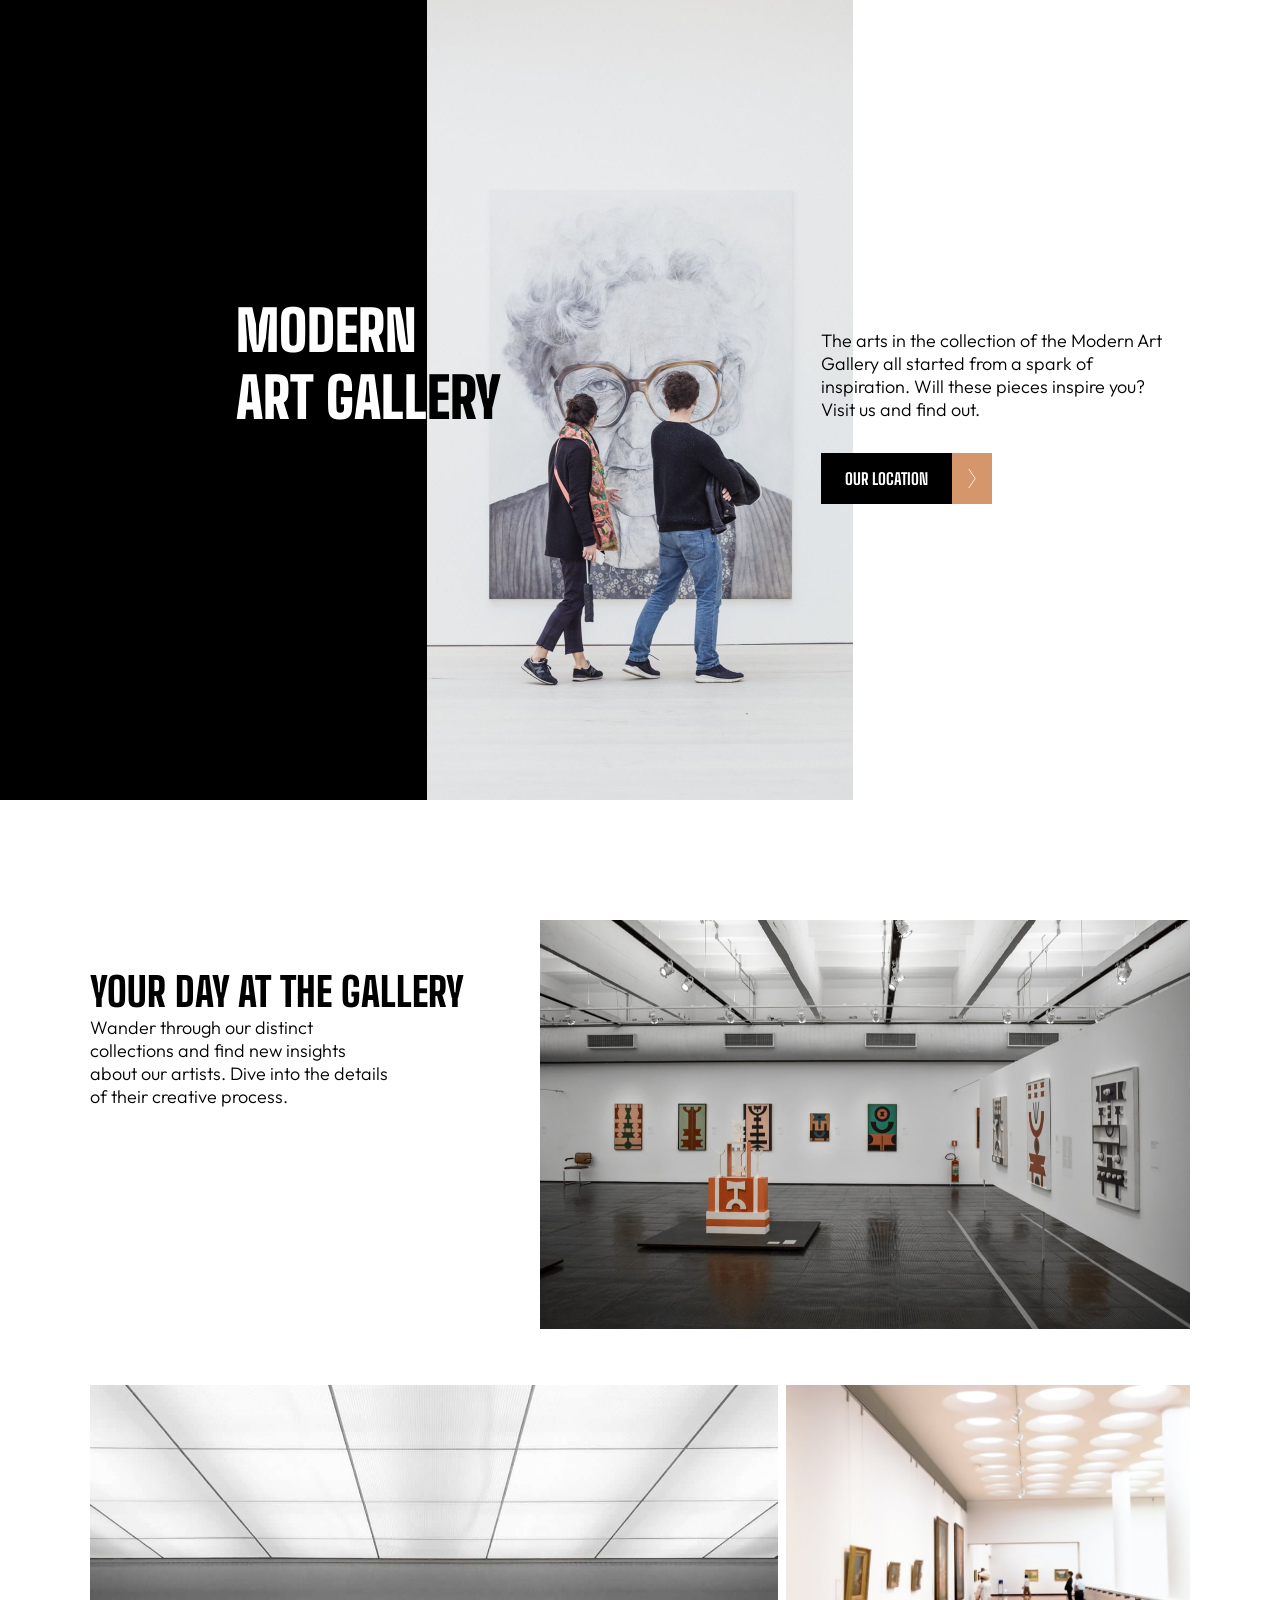
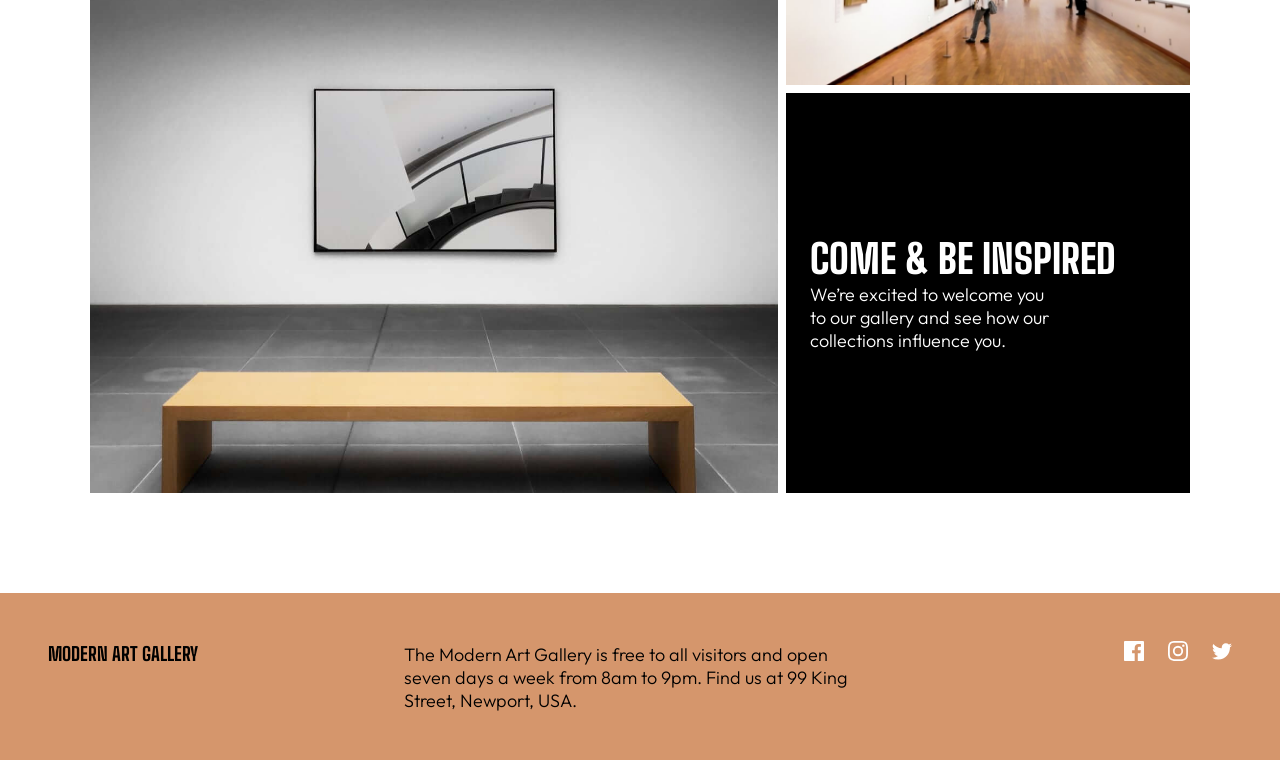
<file: index.html>
<!doctype html>
<html lang="en">
  <head>
    <meta charset="UTF-8" />
    <meta name="viewport" content="width=device-width, initial-scale=1.0" />

    <link
      rel="icon"
      type="image/png"
      sizes="32x32"
      href="./assets/favicon-32x32.png"
    />
    <link rel="stylesheet" href="styles-main.css" />
    <link rel="preconnect" href="https://fonts.googleapis.com" />
    <link rel="preconnect" href="https://fonts.gstatic.com" crossorigin />
    <link
      href="https://fonts.googleapis.com/css2?family=Big+Shoulders:opsz,wght@10..72,100..900&family=Outfit:wght@100..900&display=swap"
      rel="stylesheet"
    />

    <title>Pietro | Art gallery website</title>
  </head>
  <body>
    <section class="hero">
      <div class="hero__blk-rectangle--desktop"></div>
      <img
        src="assets/mobile/image-hero@2x.jpg"
        alt="two people looking at art"
        class="hero__image--mobile"
      />
      <img
        src="assets/tablet/image-hero@2x.jpg"
        alt=""
        class="hero__image--tablet"
      />
      <img
        src="assets/desktop/image-hero@2x.jpg"
        alt=""
        class="hero__image--desktop"
      />
      <div class="hero__content">
        <h1 class="hero__title">
          Modern <br />Art Gall<span class="hero__title--black">ery</span>
        </h1>
        <p class="hero__text">
          The arts in the collection of the Modern Art Gallery all started from
          a spark of inspiration. Will these pieces inspire you? Visit us and
          find out.
        </p>
        <div class="hero__button">
          <a href="location.html" class="button hero__link">Our Location</a>
          <a href="location.html">
            <img
              src="assets/icon-arrow-right.svg"
              alt="arrow right"
              class="hero__button--icon-right"
            />
          </a>
        </div>
      </div>
    </section>
    <section class="gallery">
      <div class="gallery__flex">
        <img
          src="assets/mobile/image-grid-1@2x.jpg"
          alt="art-gallery"
          class="gallery__image--mobile"
        />
        <img
          src="assets/tablet/image-grid-1@2x.jpg"
          alt="art-gallery"
          class="gallery__image--tablet"
        />
        <img
          src="assets/desktop/image-grid-1@2x.jpg"
          alt="art-gallery"
          class="gallery__image--desktop"
        />

        <div class="gallery__content">
          <h2 class="gallery__title">Your Day At The Gallery</h2>
          <p class="gallery__text">
            Wander through our distinct collections and find new insights about
            our artists. Dive into the details of their creative process.
          </p>
        </div>
      </div>
      <div class="gallery__grid">
        <div class="grid">
          <img
            src="assets/mobile/image-grid-2@2x.jpg"
            alt="bench and art picture"
            class="item grid__img1--mobile"
          />
          <img
            src="assets/tablet/image-grid-2@2x.jpg"
            alt="bench and art picture"
            class="item grid__img1--tablet"
          />
          <img
            src="assets/desktop/image-grid-2@2x.jpg"
            alt="bench and art picture"
            class="item grid__img1--desktop"
          />

          <img
            src="assets/mobile/image-grid-3@2x.jpg"
            alt="people looking at art"
            class="item grid__img2--mobile"
          />
          <img
            src="assets/tablet/image-grid-3@2x.jpg"
            alt="people looking at art"
            class="item grid__img2--tablet"
          />
          <img
            src="assets/desktop/image-grid-3@2x.jpg"
            alt="people looking at art"
            class="item grid__img2--desktop"
          />
          <div class="grid__content">
            <h2 class="gallery__title gallery__title--white">
              Come & Be Inspired
            </h2>
            <p class="gallery__text gallery__text--white">
              We’re excited to welcome you to our gallery and see how our
              collections influence you.
            </p>
          </div>
        </div>
      </div>
    </section>
    <footer>
      <div class="footer__flex">
        <h3 class="footer__title">Modern Art Gallery</h3>
        <p class="footer__text">
          The Modern Art Gallery is free to all visitors and open seven days a
          week from 8am to 9pm. Find us at 99 King Street, Newport, USA.
        </p>
        <div class="footer__icons">
          <img src="assets/icon-facebook.svg" alt="facebook" />
          <img src="assets/icon-instagram.svg" alt="instagram" />
          <img src="assets/icon-twitter.svg" alt="twitter" />
        </div>
      </div>
    </footer>
  </body>
</html>
</file>
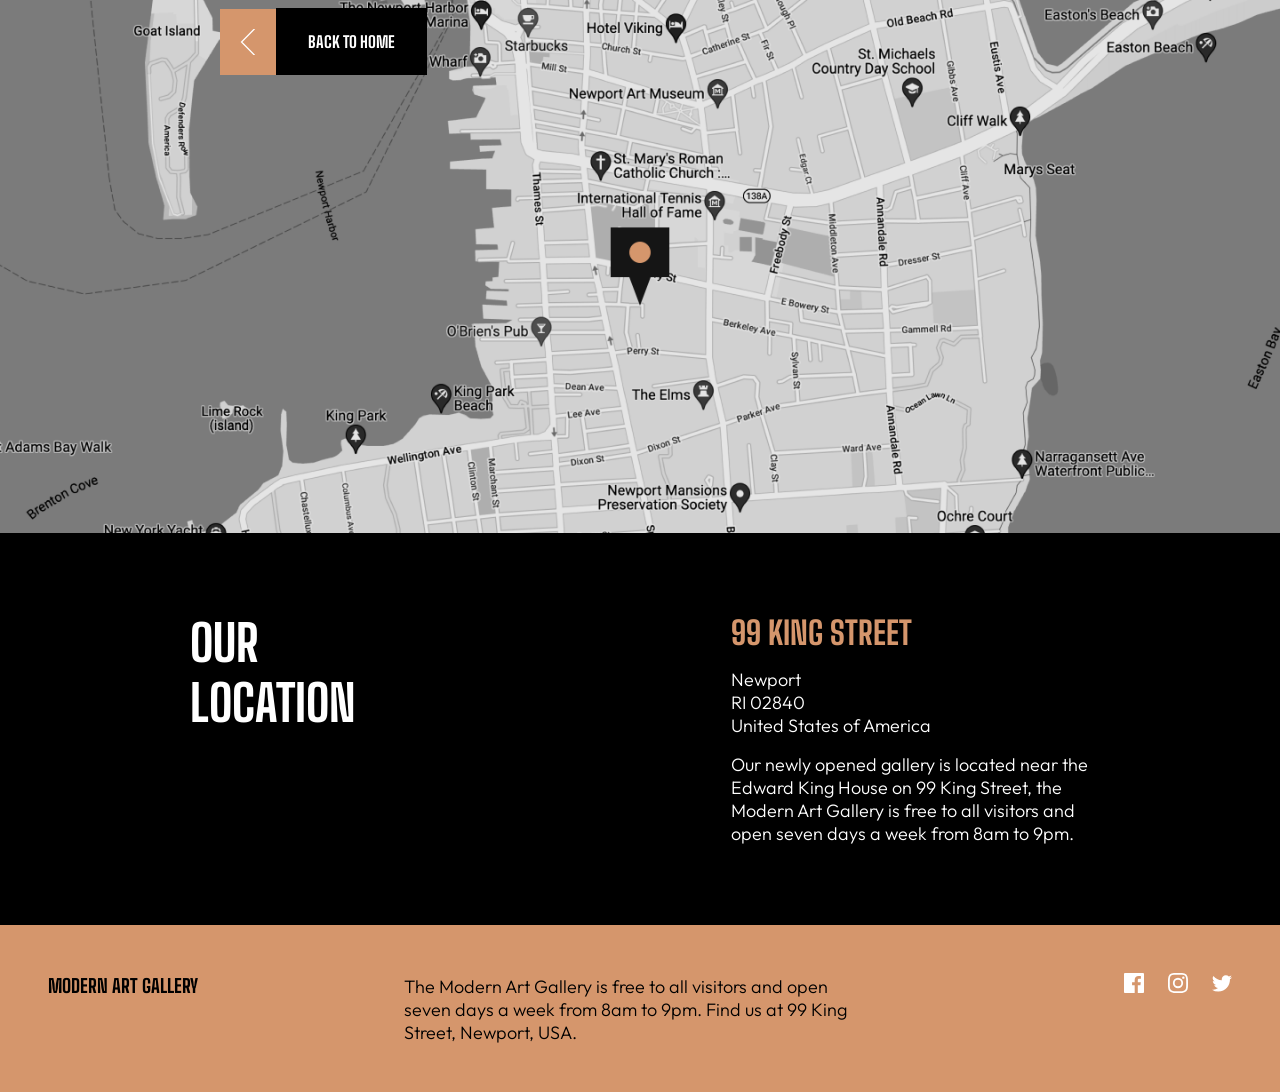
<file: location.html>
<!doctype html>
<html lang="en">
  <head>
    <meta charset="UTF-8" />
    <meta name="viewport" content="width=device-width, initial-scale=1.0" />

    <link
      rel="icon"
      type="image/png"
      sizes="32x32"
      href="./assets/favicon-32x32.png"
    />
    <link rel="stylesheet" href="styles-main.css" />
    <link rel="preconnect" href="https://fonts.googleapis.com" />
    <link rel="preconnect" href="https://fonts.gstatic.com" crossorigin />
    <link
      href="https://fonts.googleapis.com/css2?family=Big+Shoulders:opsz,wght@10..72,100..900&family=Outfit:wght@100..900&display=swap"
      rel="stylesheet"
    />

    <title>Pietro | Art gallery website</title>
  </head>
  <body>
    <section class="map">
      <div class="map__button">
        <a href="index.html"
          ><img
            src="assets/icon-arrow-left.svg"
            alt="icon left"
            class="map__button--icon-left" /></a
        ><a href="index.html" class="button map__link">Back to Home</a>
      </div>
      <img
        src="assets/mobile/image-map@2x.png"
        alt="map"
        class="map__image--mobile"
      />
      <img
        src="assets/tablet/image-map@2x.png"
        alt="map"
        class="map__image--tablet"
      />
      <img
        src="assets/desktop/image-map@2x.png"
        alt="map"
        class="map__image--desktop"
      />
    </section>
    <section class="location">
      <h1 class="location__title">Our Location</h1>
      <div class="location__content">
        <p class="location__address-title">99 King Street</p>
        <p class="location__text">Newport</p>
        <p class="location__text">RI 02840</p>
        <p class="location__text">United States of America</p>
        <p class="location__text">
          Our newly opened gallery is located near the Edward King House on 99
          King Street, the Modern Art Gallery is free to all visitors and open
          seven days a week from 8am to 9pm.
        </p>
      </div>
    </section>
    <footer>
      <div class="footer__flex">
        <h3 class="footer__title">Modern Art Gallery</h3>
        <p class="footer__text">
          The Modern Art Gallery is free to all visitors and open seven days a
          week from 8am to 9pm. Find us at 99 King Street, Newport, USA.
        </p>
        <div class="footer__icons">
          <img src="assets/icon-facebook.svg" alt="facebook" />
          <img src="assets/icon-instagram.svg" alt="instagram" />
          <img src="assets/icon-twitter.svg" alt="twitter" />
        </div>
      </div>
    </footer>
  </body>
</html>
</file>
<file: styles-main.css>
* {
  box-sizing: border-box;
  margin: 0px;
  padding: 0px;
}

img {
  max-width: 100%;
}

[class*="tablet"],
[class*="desktop"] {
  display: none;
}
/********** Fonts **********/
:root {
  --font-fam-heading: "Big Shoulders", sans-serif;
  --font-fam-text: "Outfit", sans-serif;
}

[class*="title"],
a {
  font-family: var(--font-fam-heading);
  text-transform: uppercase;
}

[class*="text"] {
  font-family: var(--font-fam-text);
  font-weight: 300;
  font-size: 18px;
}

.hero__title {
  font-size: 56px;
  font-weight: 900;
  margin-block: 32px;
}

.gallery__title {
  font-size: 40px;
  font-weight: 800;
}

[class*="gallery__image"] {
  margin-bottom: 24px;
}

/********** Main CSS **********/

.hero__content {
  margin-bottom: 100px;
}

.hero__text {
  margin-block: 32px;
}

.hero__content,
.gallery {
  width: 90%;
  margin-inline: auto;
  /* border: 2px solid blue; */
}

.hero__button {
  display: inline-flex;
  width: fit-content;
  align-items: center;
}

.hero__link {
  background-color: black;
  padding: 16px 24px;
  text-decoration: none;
  color: white;
  text-transform: uppercase;
  letter-spacing: 30%;
  font-weight: 700;
}

.hero__button--icon-right {
  display: flex;
  align-self: center;
  background-color: #d5966c;
  height: 51px;
  padding: 16px;
}

.gallery {
  overflow: hidden;
}

.gallery__flex {
  margin-bottom: 32px;
}

.gallery__grid {
  margin-bottom: 100px;
}

.item {
  margin-bottom: 16px;
}

.grid__content {
  background-color: black;
  padding: 40px 24px;
}

.gallery__title--white,
.gallery__text--white {
  color: white;
}

footer {
  background-color: black;
  color: white;
  padding: 48px;
}

.footer__text {
  margin-block: 40px;
}

.footer__icons {
  display: flex;
  gap: 24px;
}

@media (min-width: 700px) {
  [class*="mobile"] {
    display: none;
  }

  [class*="tablet"] {
    display: block;
  }

  .hero {
    display: grid;
    grid-template-columns: 50% 1fr;
    margin-bottom: 120px;
  }

  .hero__image--tablet {
    max-height: 700px;
  }

  .hero__content {
    transform: translateX(-56px);
  }

  .gallery__flex {
    display: flex;
    gap: 24px;
  }

  .gallery__image--tablet {
    max-width: 400px;
    order: 2;
  }

  .gallery__content {
    order: 1;
    margin-top: 48px;
  }

  .grid {
    display: grid;
    grid-template-columns: 1.7fr 1fr;
    grid-template-rows: 300px 400px;
    gap: 8px;
  }

  .item {
    margin-bottom: 0px;
  }

  .grid__img1--tablet {
    grid-row: 1 / 3;
  }

  .grid__img1--tablet,
  .grid__img2--tablet {
    width: 100%;
    height: 100%;
    object-fit: cover;
    display: block;
  }

  .grid__content {
    grid-column: 2 / 3;
    align-content: center;
  }

  .footer__flex {
    display: flex;
    align-items: baseline;
    gap: 24px;
  }

  .footer__text {
    width: 50%;
  }

  .footer__icons {
    display: flex;
    align-items: center;
    margin-left: 40px;
  }

  .footer__text {
    margin-block: 0px;
  }
}

@media (min-width: 1200px) {
  [class*="mobile"],
  [class*="tablet"] {
    display: none;
  }

  [class*="desktop"] {
    display: block;
  }

  .hero {
    display: grid;
    grid-template-columns: repeat(3, 1fr);
    grid-template-rows: 800px;
    position: relative;
  }

  .hero__blk-rectangle--desktop {
    max-width: 100%;
    max-height: 100%;
    background-color: black;
    grid-column: 1 / 2;
    grid-row: 1 / 2;
  }

  .hero__image--desktop {
    grid-column: 2 / 3;
    grid-row: 1 / 2;
    height: 100%;
    object-fit: cover;
  }

  .hero__content {
    transform: none;
    grid-column: 1 / -1;
    grid-row: 1 / 2;
    z-index: 2;
    width: 100%;
    margin: 0;
    margin-bottom: 0;
    align-self: center;
    display: grid;
    grid-template-columns: repeat(3, 1fr);
  }

  .hero__title {
    color: white;
    grid-column: 1 / 2;
    justify-self: end;
    transform: translateX(28%);
    margin: 0;
  }

  .hero__title--black {
    color: black;
  }

  .hero__text {
    grid-column: 3 / -1;
    transform: translateX(-32px);
  }

  .hero__button {
    grid-column: 3 / -1;
    transform: translateX(-32px);
  }

  .hero__text,
  .hero__button {
    max-width: 350px;
  }

  .gallery {
    max-width: 1100px;
  }

  .grid__img1--desktop,
  .grid__img2--desktop {
    width: 100%;
    height: 100%;
    object-fit: cover;
    display: block;
  }

  .grid__img1--desktop {
    grid-row: 1 / 3;
  }

  .gallery__image--desktop {
    max-width: 650px;
    order: 2;
  }

  .gallery__content {
    order: 1;
    margin-top: 48px;
  }

  .gallery__text {
    width: 70%;
  }

  .footer__flex {
    justify-content: space-between;
  }

  .footer__text {
    width: 40%;
  }
}

/* ========== Location Page ========== */

.map {
  display: grid;
  grid-template-columns: 1fr;
  grid-template-rows: minmax(450px, max-content);
}

.map__button {
  display: inline-flex;
  width: fit-content;
  align-items: center;
  grid-row: 1 / 2;
  grid-column: 1 / 2;
  z-index: 1;
  align-self: start;
  margin-top: 8px;
  margin-left: 8px;
}

.map__button--icon-left {
  background-color: #d5966c;
  display: flex;
  align-self: center;
  height: 66px;
  width: 56px;
  padding: 20px;
}

.map__link {
  background-color: black;
  text-decoration: none;
  color: white;
  padding: 24px 32px;
  text-transform: uppercase;
  letter-spacing: 30%;
  font-weight: 700;
}

.map__image--mobile {
  grid-column: 1 / 2;
  grid-row: 1 / 2;
}

.location {
  background-color: black;
  color: white;
  padding: 80px 16px;
}

.location__title {
  font-size: 50px;
  margin-bottom: 40px;
}

.location__address-title {
  color: #d5966c;
  text-transform: uppercase;
  font-size: 32px;
  font-weight: 700;
  margin-bottom: 16px;
}

.location p:last-of-type {
  margin-top: 16px;
}

footer {
  background-color: #d5966c;
  color: black;
}

.footer__icons img {
  fill: black;
}

@media (min-width: 700px) {
  .map__image--tablet {
    grid-column: 1 / 2;
    grid-row: 1 / 2;
  }

  .location {
    display: flex;
    gap: 100px;
  }

  .location__title {
    margin-left: 16px;
  }
}

@media (min-width: 1200px) {
  .map__image--desktop {
    grid-column: 1 / 2;
    grid-row: 1 / 2;
  }

  .map__button {
    margin-left: 220px;
  }

  .location {
    justify-content: space-around;
  }

  .location__title {
    width: 10%;
  }

  .location__content {
    width: 30%;
  }

  .footer__flex {
    max-width: 1400px;
    margin-inline: auto;
  }
}

/* ========== Hover and Active States ========== */

.hero__button:hover .hero__link {
  background-color: #d5966c;
  color: white;
}

.hero__button:hover .hero__button--icon-right {
  background-color: black;
}

.hero__button:active,
.map__button:active {
  border: 2px solid white;
  outline: 2px solid #d5966c;
}

.hero__button:active .hero__link {
  background-color: black;
}

.hero__button:active .hero__button--icon-right {
  background-color: #d5966c;
}

.map__button:hover .map__link {
  background-color: #d5966c;
  color: white;
}

.map__button:hover .map__button--icon-left {
  background-color: black;
}

.map__button:active .map__link {
  background-color: black;
}

.map__button:active .map__button--icon-left {
  background-color: #d5966c;
}
</file>
